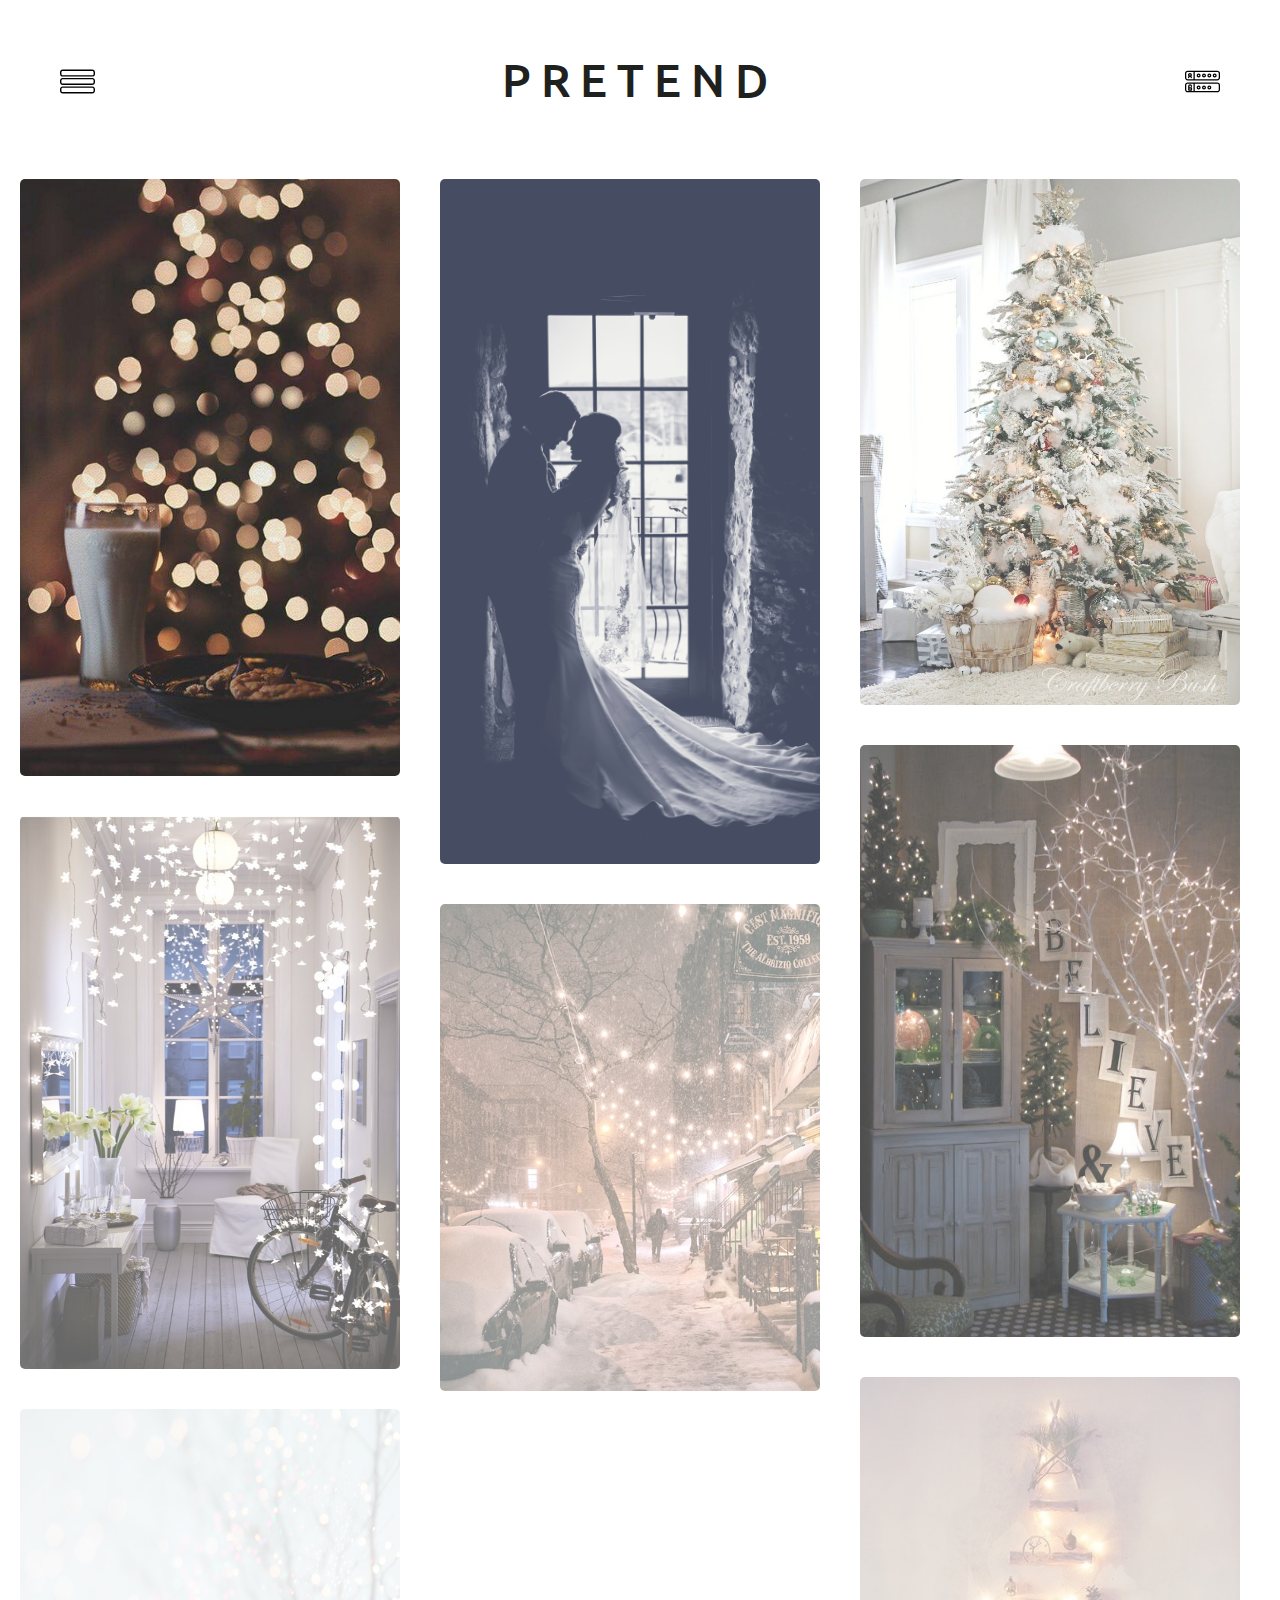
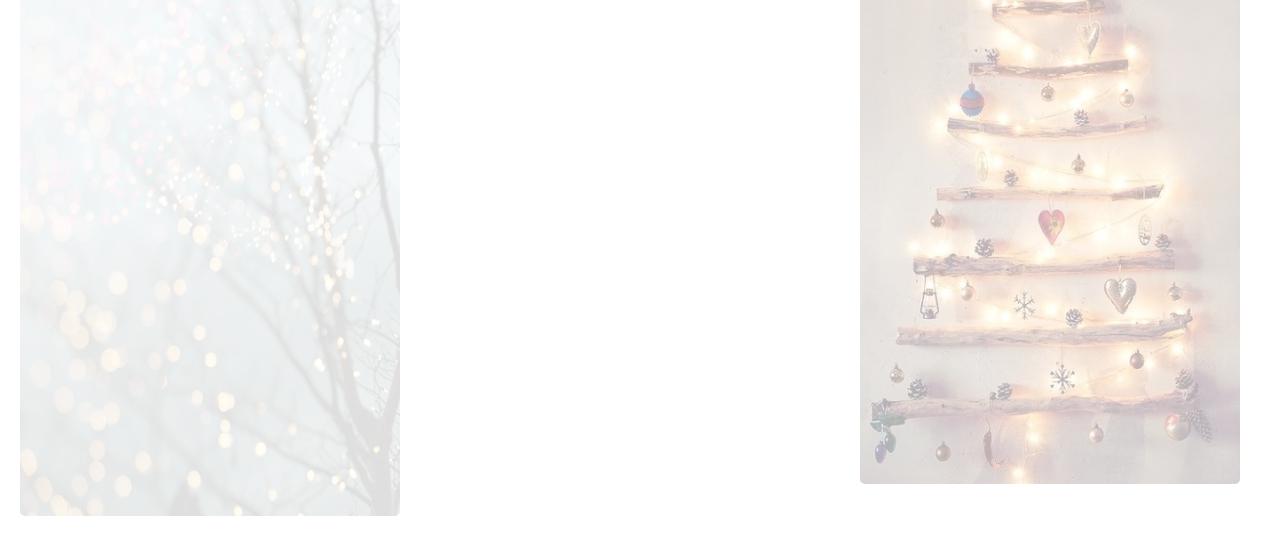
<file: index.html>
<!DOCTYPE html>
<html lang="en">
<head>
  <meta charset="UTF-8">
  <meta name="viewport" content="width=device-width, initial-scale=1.0">
  <meta http-equiv="X-UA-Compatible" content="ie=edge">
  <title>Pretending</title>
  <link rel="stylesheet" href="style.css">
</head>
<body>

  <a href="#main-contents" class="a11y">go to main content</a>

  <header class="header-wrapper">
    <div class="header">
      <a href="index.html"><h1 class="logo">PRETEND</h1></a>

      <button  class="login-pop-btn loginPopBtn" data-rel="popup">
        <img src="./icons/login.svg" alt="login icon" title="login" class="login-icon">
      </button>

      <div id="logincontainer" class="logincontainer">
        <div  class="login-popup">
          <div class="loginphoto"></div>
          <div class="login-password">
            <form action="" class="login">
              <legend class="readable-hidden">User Login</legend>
              <div class="login-box">
                <label for="login_id">Email</label>
                <input type="email" id="login_id" required>
              </div>
              <div class="password-box">
                <label for="login_pass">Password</label>
                <input type="password" id="login_pass" required>
              </div>
              <!-- <a href="join.html">Forgot passoward?</a> -->
              <button class="login-button">Login</button>
            </form>
            <p>Still not a member? <button class="joinPopBtn">Join us!</button></p>

          </div>
          <button class="login-close"><img src="./icons/delete-button.svg" alt="Close button"></button>
        </div>
      </div>

      <div id="joincontainer" class="joincontainer">
        <div  class="join-popup">
          <div class="joinphoto"></div>
          <div class="join-password">
            <form action="" class="join">
              <legend class="readable-hidden">Join us!</legend>
              <fieldset class="join-essential">
                <div class="join-box">
                  <label for="join_id">Email</label>
                  <input type="email" id="join_id" required>
                </div>
                <div class="password-box">
                  <label for="join_pass">Password</label>
                  <input type="password" id="join_pass" required>
                </div>
                <div class="password-confirm">
                  <label for="join_pass_con">Password Confirm</label>
                  <input type="password" id="join_pass_con" required>
                </div>
              </fieldset>
              <fieldset class="join-optional">
                <legend class="readable-hidden">Optional Input</legend>
                <div class="input-group">
                  <p><span>Optional</span></p>
                  <div class="input-gender">
                    <div class="male">
                      <input type="radio" name="gender" value="male" id="male">
                      <label for="male">Male</label>
                    </div>
                    <div class="female">
                      <input type="radio" name="gender" value="female" id="female">
                      <label for="female">Female</label>
                    </div>
                  </div>
                  <div class="input-year">
                    <div class="birth-year">
                      <select name="year" id="year" onchange="call()">
                        <option value="">Birth Year</option>
                      </select>
                    </div>
                  </div>
                </div>
              </fieldset>
              <button class="join-button">Join</button>
            </form>
            <p>Already a member? <button class="joinLoginBtn">Login</button></p>
          </div>
          <button class="join-close"><img src="./icons/delete-button.svg" alt="Close button"></button>
        </div>
      </div>

      <button id="navMenu" class="menu-button">
        <img src="./icons/interface.svg" alt="Menu icon" title="menu" class="menu-icon">
      </button>
    </div>

    <nav class="navigation">
      <h2 class="readable-hidden">menu</h2>
      <ul>
        <h3 class="readable-hidden">User's information</h3>
        <li><img src="./icons/user.svg" alt="avatar" class= "login-hidden avatar-icon"></li>
        <li><p class= "login-hidden userId">user's id: <span>pretending@sample.com</span></p></li>
      </ul>
      <ul>
        <li><a href="#">My Stories</a></li>
        <li><a href="#">Favorites</a></li>
        <li><a href="#">Near by Stories</a></li>
        <li><form class="search" action="search">
          <img src="./icons/tool.svg" alt="searchicon" class="search-icon">
          <input type="search">
          <button class="search-button"><a href="./search.html">search</a></button>
        </form></li>
      </ul>

      <button class="login-hidden">Setting</button>
      <button class="login-hidden menuLoginBtn">Login</button>
      <button class="loggedin-hidden menuJoinBtn">Join</button>

      <button class="close-nav"><img src="./icons/delete-button.svg" alt="Close button" class="close-icon"></button>
    </nav>

  </header>

  <main id="main-content" class="main-content">

    <div id="photo_add_content" class="main-content">

      <div id="container" class="container">
        <article class="card-tile">
          <div class="list-box">
            <li><a href="">
              <time class="card-date" datetime="2016.12.24">2016.12.24</time>
              <p class="card-short-content login-hidden">Lorem ipsu aliquid laboriosam accusantium, Lorem ipsum dolor sit amet, consectetur adipisicing elit. Vero quos repellat quisquam esse debitis repudiandae iste nisi sapiente minima architecto!Lorem ipsum dolor sit amet, consectetur adipisicing elit. In deserunt nihil dolore reprehenderit quibusdam ratione enim ipsa placeat doloremque eaque. ad neque ut eos porro repellat quia minus rem eligendi explicabo. Neque veritatis impedit excepturi adipisci aspernatur omnis enim minus praesentium.</p>
              <p class="card-hashtag">#Christmas Eve #Wating for Santa #Milk n Cookies</p>
              <section class="card-icons">
                <div><img src="./icons/placeholder-white.png" alt="card-location" class="card-location"><span>5km</span></div>
                <div><img src="./icons/heart-white.png" alt="card-likes" class="card-likes"><span>12</span></div>
                <div><img src="./icons/chat-white.png" alt="card-replies" class="card-replies"><span>1</span></div>
              </section>
              </a>
            </li>
          </div>
        </article>

        <article class="card-tile sam2">
          <div class="list-box">
            <li><a href="">
              <time class="card-date" datetime="2016.12.31">2016.12.31</time>
              <p class="card-short-content login-hidden">Lorem ipsum dolor sit amet, c enim deleniti nemo porro s Lorem ipsum dolor sit amet, consectetur adipisicing elit. Esse, suscipit!ed ipsum optio recusandae corporis, accusantium, facilis eaque quaerat illum cupiditate earum? Eius, veniam voluptas perspiciatis nisi, optio, voluptatum atque saepe officia ipsa impedit vitae quidem. Quis quidem sapiente cum tenetur accusamus labore rerum enim, sint facere sunt, possimus molestias quasi veritatis, a pariatur aliquid suscipit? Voluptates sit iste aspernatur modi molestias eaque porro ducimus eius temporibus deserunt vero praesentium, voluptatibus error est velit voluptate nihil illo vitae repudiandae.</p>
              <p class="card-hashtag">#Happy Anniversary to YOU #Winter Wedding</p>
                <section class="card-icons">
                  <div><img src="./icons/placeholder-white.png" alt="card-location" class="card-location"><span>5km</span></div>
                  <div><img src="./icons/heart-white.png" alt="card-likes" class="card-likes"><span>12</span></div>
                  <div><img src="./icons/chat-white.png" alt="card-replies" class="card-replies"><span>1</span></div>
                </section>
              </a>
            </li>
          </div>
        </article>

        <article class="card-tile sam3">
          <div class="list-box">
            <li><a href="">
              <time class="card-date" datetime="2016.12.02">2016.12.02</time>
              <p class="card-short-content login-hidden">Lorem ipsum dolor sit amet, consectetur adipisicing elit. Consequuntur hic quo commodi omnis repudiandae aperiam fugiat, delectus accusantium, ut illum, veritatis excepturi aspernatur! Illo tempora nulla iure expedita magnam omnis nam eveniet assumenda, officiis aliquid laboriosam accusantium, ad neque ut eos porro repellat quia minus rem eligendi explicabo. Neque veritatis impedit excepturi adipisci aspernatur omnis enim minus praesentium.</p>
              <p class="card-hashtag">#December #Last Month</p>
              <section class="card-icons">
                <div><img src="./icons/placeholder-white.png" alt="card-location" class="card-location"><span>5km</span></div>
                <div><img src="./icons/heart-white.png" alt="card-likes" class="card-likes"><span>12</span></div>
                <div><img src="./icons/chat-white.png" alt="card-replies" class="card-replies"><span>1</span></div>
              </section>
              </a>
            </li>
          </div>
        </article>

        <article class="card-tile sam4">
          <div class="list-box">
            <li><a href="">
              <time class="card-date" datetime="2016.11.31">2016.11.31</time>
              <p class="card-short-content login-hidden">Lorem ipsum nde nulla, Lorem ipsum dolor sit amet, consectetur adipisicing elit. Nostrum et itaque non eum culpa reiciendis excepturi, magnam id praesentium ex! commodi omnis repudiandae aperiam fugiat, delectus accusantium, ut illum, veritatis excepturi aspernatur! Illo tempora nulla iure expedita magnam omnis nam eveniet assumenda, officiis aliquid laboriosam accusantium, ad neque ut eos porro repellat quia minus rem eligendi explicabo. Neque veritatis impedit excepturi adipisci aspernatur omnis enim minus praesentium.</p>
              <p class="card-hashtag">#Light Decoration #Indoor</p>
              <section class="card-icons">
                <div><img src="./icons/placeholder-white.png" alt="card-location" class="card-location"><span>5km</span></div>
                <div><img src="./icons/heart-white.png" alt="card-likes" class="card-likes"><span>12</span></div>
                <div><img src="./icons/chat-white.png" alt="card-replies" class="card-replies"><span>1</span></div>
              </section>
              </a>
            </li>
          </div>
        </article>

        <article class="card-tile sam5">
          <div class="list-box">
            <li><a href="">
              <time class="card-date" datetime="2016.12.01">2016.12.01</time>
              <p class="card-short-content login-hidden">Lorem ipsum nde nulla, commodi omnis repudiandae aperiam Lorem ipsum dolor sit amet, consectetur adipisicing elit. Possimus, sit. fugiat, delectus accusantium, ut illum, veritatis excepturi aspernatur! Illo tempora nulla iure expedita magnam omnis nam eveniet assumenda, officiis aliquid laboriosam accusantium, ad neque ut eos porro repellat quia minus rem eligendi explicabo. Neque veritatis impedit excepturi adipisci aspernatur omnis enim minus praesentium.</p>
              <p class="card-hashtag">#Light Decoration #Indoor Decoration</p>
              <section class="card-icons">
                <div><img src="./icons/placeholder-white.png" alt="card-location" class="card-location"><span>5km</span></div>
                <div><img src="./icons/heart-white.png" alt="card-likes" class="card-likes"><span>12</span></div>
                <div><img src="./icons/chat-white.png" alt="card-replies" class="card-replies"><span>1</span></div>
              </section>
              </a>
            </li>
          </div>
        </article>

        <article class="card-tile sam6">
          <div class="list-box">
            <li><a href="">
              <time class="card-date" datetime="2016.12.25">2016.12.25</time>
              <p class="card-short-content login-hidden">Lorem ipsum nde nulla, Lorem ipsum dolor sit ctus accusantium, ut illum, veritatis excepturi aspernatur! Illo tempora nulla iure expedita magnam omnis nam eveniet assumenda, officiis aliquid laboriosam accusantium, ad neque ut eos porro repellat quia minus rem eligendi explicabo. Neque veritatis impedit excepturi adipisci aspernatur omnis enim minus praesentium.</p>
              <p class="card-hashtag">#Snowing Street #Snow #Winter Street</p>
              <section class="card-icons">
                <div><img src="./icons/placeholder-white.png" alt="card-location" class="card-location"><span>5km</span></div>
                <div><img src="./icons/heart-white.png" alt="card-likes" class="card-likes"><span>12</span></div>
                <div><img src="./icons/chat-white.png" alt="card-replies" class="card-replies"><span>1</span></div>
              </section>
              </a>
            </li>
          </div>
        </article>

        <article class="card-tile sam7">
          <div class="list-box">
            <li><a href="">
              <time class="card-date" datetime="2016.12.25">2016.12.25</time>
              <p class="card-short-content login-hidden">Lorem ipsum Lorem ipsum dolor sit amet, consectetur Lorem ipsum dolor sit amet, consectetur adipisicing elit. Earum, reiciendis.adipisicing elit. Excepturi, vel. Lorem ipsum dolor sit amet, consectetur adipisicing elit. Accusamus aut voluptatibus, quas repudiandae in necessitatibus cum, nesciunt blanditiis fuga error.dolor sit amet, Lorem ipsum dolor sit amet, consectetur adipisicing elit. Vel, necessitatibus! consectetur adipisicing elit. Nulla, omnis. Lorem ipsum dolor sit amet, consectetur adipisicing elit. Labore, deserunt!Lorem ipsum dolor sit amet, consectetur adipisicing elit. Quisquam veniam similique, sequi ea omnis debitis alias libero. Doloribus, at, quasi.</p>
              <p class="card-hashtag">#Christmas #Home-party #Happiness</p>
              <section class="card-icons">
                <div><img src="./icons/placeholder-white.png" alt="card-location" class="card-location"><span>5km</span></div>
                <div><img src="./icons/heart-white.png" alt="card-likes" class="card-likes"><span>12</span></div>
                <div><img src="./icons/chat-white.png" alt="card-replies" class="card-replies"><span>1</span></div>
              </section>
              </a>
            </li>
          </div>
        </article>

        <article class="card-tile sam8">
          <div class="list-box">
            <li><a href="">
              <time class="card-date" datetime="2016.12.07">2016.12.07</time>
              <p class="card-short-content login-hidden">Lorem ipsum Lorem ipsum dolor sit amet, consectetur Lorem ipsum dolor sit amet, consectetur adipisicing elit. Earum, reiciendis.adipisicing elit. Excepturi, vel. Lorem ipsum dolor sit amet, consectetur adipisicing elit. Accusamus aut voluptatibus, quas repudiandae in necessitatibus cum, nesciunt blanditiis fuga error.dolor sit amet, Lorem ipsum dolor sit amet, consectetur adipisicing elit. Vel, necessitatibus! consectetur adipisicing elit. Nulla, omnis. Lorem ipsum dolor sit amet, consectetur adipisicing elit. Labore, deserunt!Lorem ipsum dolor sit amet, consectetur adipisicing elit. Quisquam veniam similique, sequi ea omnis debitis alias libero. Doloribus, at, quasi.</p>
              <p class="card-hashtag">#Christmas Tree Light Decorations</p>
              <section class="card-icons">
                <div><img src="./icons/placeholder-white.png" alt="card-location" class="card-location"><span>5km</span></div>
                <div><img src="./icons/heart-white.png" alt="card-likes" class="card-likes"><span>12</span></div>
                <div><img src="./icons/chat-white.png" alt="card-replies" class="card-replies"><span>1</span></div>
              </section>
              </a>
            </li>
          </div>
        </article>

        <article class="card-tile sam9">
          <div class="list-box">
            <li><a href="">
              <time class="card-date" datetime="2016.12.10">2016.12.10</time>
              <p class="card-short-content login-hidden">Lorem ipsum Lorem ipsum dolor sit amet, consec consectetur adipisicing elit. Accusamus aut voluptatibus, quas repudiandae in necessitatibus cum, nesciunt blanditiis fuga error.dolor sit amet, Lorem ipsum dolor sit amet, consectetur adipisicing elit. Vel, necessitatibus! consectetur adipisicing elit. Nulla, omnis. Lorem ipsum dolor sit amet, consectetur adipisicing elit. Labore, deserunt!Lorem ipsum dolor sit amet, consectetur adipisicing elit. Quisquam veniam similique, sequi ea omnis debitis alias libero. Doloribus, at, quasi.</p>
              <p class="card-hashtag">#Helping Decorations #Lights</p>
              <section class="card-icons">
                <div><img src="./icons/placeholder-white.png" alt="card-location" class="card-location"><span>5km</span></div>
                <div><img src="./icons/heart-white.png" alt="card-likes" class="card-likes"><span>12</span></div>
                <div><img src="./icons/chat-white.png" alt="card-replies" class="card-replies"><span>1</span></div>
              </section>
              </a>
            </li>
          </div>
        </article>

      </div>
    </div>
  </main>


  <script src="https://code.jquery.com/jquery-1.12.4.min.js"
    integrity="sha256-ZosEbRLbNQzLpnKIkEdrPv7lOy9C27hHQ+Xp8a4MxAQ="
    crossorigin="anonymous"></script>
  <script src="core.js" charset="utf-8"></script>
  <script src="jquery.easing.min.js" charset="utf-8"></script>
  <script src="jquery.vgrid.min.js" charset="utf-8"></script>
  <script type="text/javascript">
    $(document).ready(function(){
          console.log($(".container"));
          var vg = $(".container").vgrid({
            easing: "easeOutQuint",
            useLoadImageEvent: true,
            time: 1000,
            delay: 20,
            fadeIn: {
              time: 1000,
              delay: 100,
              wait: 1000
            }
          });

          $(window).load(function(e){
            vg.vgrefresh();
          });
        });

        $('.menu-button').on('click', function(){
          console.log('on');
          $(".navigation").addClass("navigation-active");
        });
        $('.menu-button').on('focus', function(){
          console.log('on');
          $(".navigation").addClass("navigation-active");
        });
        $('.close-nav').on('click', function(){
          console.log('off');
          $(".navigation").removeClass("navigation-active");
        });

        // scroll

      $(document).ready(function() {
        var cnt = 0;
        $(window).scroll(function() {
          // var scrollH = $("body").scrollTop();
          // var windowH = $(window).height();
          // var documentH = $(document).height();

          var scrollH = $(window).scrollTop() + $(window).height();
          var documentH = $(document).height();

          // if(scrollH >= documentH - windowH - 100) {
          if(scrollH >= documentH - 200) {
            console.log("test");
              for(var i = 0; i < 1; i++) {
              $('.container').append(
                '<article class="card-tile">'
               + '<div class="list-box">'
               + '<li><a href="">'
               + '<time class="card-date" datetime="2016.12.24">2016.12.24</time>'
               + '<p class="card-short-content login-hidden">Lorem ipsu aliquid laboriosam accusantium, Lorem ipsum dolor sit amet, consectetur adipisicing elit. Vero quos repellat quisquam esse debitis repudiandae iste nisi sapiente minima architecto!Lorem ipsum dolor sit amet, consectetur adipisicing elit. In deserunt nihil dolore reprehenderit quibusdam ratione enim ipsa placeat doloremque eaque. ad neque ut eos porro repellat quia minus rem eligendi explicabo. Neque veritatis impedit excepturi adipisci aspernatur omnis enim minus praesentium.</p>'
               + '<p class="card-hashtag">#Christmas Eve #Wating for Santa #Milk n Cookies</p>'
               + '<section class="card-icons">'
               + '<div><img src="./icons/placeholder-white.png" alt="card-location" class="card-location"><span>5km</span></div>'
               + '<div><img src="./icons/heart-white.png" alt="card-likes" class="card-likes"><span>12</span></div>'
               + '<div><img src="./icons/chat-white.png" alt="card-replies" class="card-replies"><span>1</span></div>'
               + '</section>'
               + '</a>'
               + '</li>'
               + '</div>'
               + '</article>'

               + '<article class="card-tile sam2">'
               + '<div class="list-box">'
               + '<li><a href="">'
               + '<time class="card-date" datetime="2016.12.31">2016.12.31</time>'
               + '<p class="card-short-content login-hidden">Lorem ipsum dolor sit amet, c enim deleniti nemo porro s Lorem ipsum dolor sit amet, consectetur adipisicing elit. Esse, suscipit!ed ipsum optio recusandae corporis, accusantium, facilis eaque quaerat illum cupiditate earum? Eius, veniam voluptas perspiciatis nisi, optio, voluptatum atque saepe officia ipsa impedit vitae quidem. Quis quidem sapiente cum tenetur accusamus labore rerum enim, sint facere sunt, possimus molestias quasi veritatis, a pariatur aliquid suscipit? Voluptates sit iste aspernatur modi molestias eaque porro ducimus eius temporibus deserunt vero praesentium, voluptatibus error est velit voluptate nihil illo vitae repudiandae.</p>'
               + '<p class="card-hashtag">#Happy Anniversary to YOU #Winter Wedding</p>'
               + '<section class="card-icons">'
               + '<div><img src="./icons/placeholder-white.png" alt="card-location" class="card-location"><span>5km</span></div>'
               + '<div><img src="./icons/heart-white.png" alt="card-likes" class="card-likes"><span>12</span></div>'
               + '<div><img src="./icons/chat-white.png" alt="card-replies" class="card-replies"><span>1</span></div>'
               + '</section>'
               + '</a>'
               + '</li>'
               + '</div>'
               + '</article>'

               + '<article class="card-tile sam3">'
               + '<div class="list-box">'
               + '<li><a href="">'
               + '<time class="card-date" datetime="2016.12.02">2016.12.02</time>'
               + '<p class="card-short-content login-hidden">Lorem ipsum dolor sit amet, consectetur adipisicing elit. Consequuntur hic quo commodi omnis repudiandae aperiam fugiat, delectus accusantium, ut illum, veritatis excepturi aspernatur! Illo tempora nulla iure expedita magnam omnis nam eveniet assumenda, officiis aliquid laboriosam accusantium, ad neque ut eos porro repellat quia minus rem eligendi explicabo. Neque veritatis impedit excepturi adipisci aspernatur omnis enim minus praesentium.</p>'
               + '<p class="card-hashtag">#December #Last Month</p>'
               + '<section class="card-icons">'
               + '<div><img src="./icons/placeholder-white.png" alt="card-location" class="card-location"><span>5km</span></div>'
               + '<div><img src="./icons/heart-white.png" alt="card-likes" class="card-likes"><span>12</span></div>'
               + '<div><img src="./icons/chat-white.png" alt="card-replies" class="card-replies"><span>1</span></div>'
               + '</section>'
               + '</a>'
               + '</li>'
               + '</div>'
               + '</article>'

               + '<article class="card-tile sam4">'
               + '<div class="list-box">'
               + '<li><a href="">'
               + '<time class="card-date" datetime="2016.11.31">2016.11.31</time>'
               + '<p class="card-short-content login-hidden">Lorem ipsum nde nulla, Lorem ipsum dolor sit amet, consectetur adipisicing elit. Nostrum et itaque non eum culpa reiciendis excepturi, magnam id praesentium ex! commodi omnis repudiandae aperiam fugiat, delectus accusantium, ut illum, veritatis excepturi aspernatur! Illo tempora nulla iure expedita magnam omnis nam eveniet assumenda, officiis aliquid laboriosam accusantium, ad neque ut eos porro repellat quia minus rem eligendi explicabo. Neque veritatis impedit excepturi adipisci aspernatur omnis enim minus praesentium.</p>'
               + '<p class="card-hashtag">#Light Decoration #Indoor</p>'
               + '<section class="card-icons">'
               + '<div><img src="./icons/placeholder-white.png" alt="card-location" class="card-location"><span>5km</span></div>'
               + '<div><img src="./icons/heart-white.png" alt="card-likes" class="card-likes"><span>12</span></div>'
               + '<div><img src="./icons/chat-white.png" alt="card-replies" class="card-replies"><span>1</span></div>'
               + '</section>'
               + '</a>'
               + '</li>'
               + '</div>'
               + '</article>'

               + '<article class="card-tile sam5">'
               + '<div class="list-box">'
               + '<li><a href="">'
               + '<time class="card-date" datetime="2016.12.01">2016.12.01</time>'
               + '<p class="card-short-content login-hidden">Lorem ipsum nde nulla, commodi omnis repudiandae aperiam Lorem ipsum dolor sit amet, consectetur adipisicing elit. Possimus, sit. fugiat, delectus accusantium, ut illum, veritatis excepturi aspernatur! Illo tempora nulla iure expedita magnam omnis nam eveniet assumenda, officiis aliquid laboriosam accusantium, ad neque ut eos porro repellat quia minus rem eligendi explicabo. Neque veritatis impedit excepturi adipisci aspernatur omnis enim minus praesentium.</p>'
               + '<p class="card-hashtag">#Light Decoration #Indoor Decoration</p>'
               + '<section class="card-icons">'
               + '<div><img src="./icons/placeholder-white.png" alt="card-location" class="card-location"><span>5km</span></div>'
               + '<div><img src="./icons/heart-white.png" alt="card-likes" class="card-likes"><span>12</span></div>'
               + '<div><img src="./icons/chat-white.png" alt="card-replies" class="card-replies"><span>1</span></div>'
               + '</section>'
               + '</a>'
               + '</li>'
               + '</div>'
               + '</article>'

               + '<article class="card-tile sam6">'
               + '<div class="list-box">'
               + '<li><a href="">'
               + '<time class="card-date" datetime="2016.12.25">2016.12.25</time>'
               + '<p class="card-short-content login-hidden">Lorem ipsum nde nulla, Lorem ipsum dolor sit ctus accusantium, ut illum, veritatis excepturi aspernatur! Illo tempora nulla iure expedita magnam omnis nam eveniet assumenda, officiis aliquid laboriosam accusantium, ad neque ut eos porro repellat quia minus rem eligendi explicabo. Neque veritatis impedit excepturi adipisci aspernatur omnis enim minus praesentium.</p>'
               + '<p class="card-hashtag">#Snowing Street #Snow #Winter Street</p>'
               + '<section class="card-icons">'
               + '<div><img src="./icons/placeholder-white.png" alt="card-location" class="card-location"><span>5km</span></div>'
               + '<div><img src="./icons/heart-white.png" alt="card-likes" class="card-likes"><span>12</span></div>'
               + '<div><img src="./icons/chat-white.png" alt="card-replies" class="card-replies"><span>1</span></div>'
               + '</section>'
               + '</a>'
               + '</li>'
               + '</div>'
               + '</article>'

               + '<article class="card-tile sam7">'
               + '<div class="list-box">'
               + '<li><a href="">'
               + '<time class="card-date" datetime="2016.12.25">2016.12.25</time>'
               + '<p class="card-short-content login-hidden">Lorem ipsum Lorem ipsum dolor sit amet, consectetur Lorem ipsum dolor sit amet, consectetur adipisicing elit. Earum, reiciendis.adipisicing elit. Excepturi, vel. Lorem ipsum dolor sit amet, consectetur adipisicing elit. Accusamus aut voluptatibus, quas repudiandae in necessitatibus cum, nesciunt blanditiis fuga error.dolor sit amet, Lorem ipsum dolor sit amet, consectetur adipisicing elit. Vel, necessitatibus! consectetur adipisicing elit. Nulla, omnis. Lorem ipsum dolor sit amet, consectetur adipisicing elit. Labore, deserunt!Lorem ipsum dolor sit amet, consectetur adipisicing elit. Quisquam veniam similique, sequi ea omnis debitis alias libero. Doloribus, at, quasi.</p>'
               + '<p class="card-hashtag">#Christmas #Home-party #Happiness</p>'
               + '<section class="card-icons">'
               + '<div><img src="./icons/placeholder-white.png" alt="card-location" class="card-location"><span>5km</span></div>'
               + '<div><img src="./icons/heart-white.png" alt="card-likes" class="card-likes"><span>12</span></div>'
               + '<div><img src="./icons/chat-white.png" alt="card-replies" class="card-replies"><span>1</span></div>'
               + '</section>'
               + '</a>'
               + '</li>'
               + '</div>'
               + '</article>'

               + '<article class="card-tile sam8">'
               + '<div class="list-box">'
               + '<li><a href="">'
               + '<time class="card-date" datetime="2016.12.07">2016.12.07</time>'
               + '<p class="card-short-content login-hidden">Lorem ipsum Lorem ipsum dolor sit amet, consectetur Lorem ipsum dolor sit amet, consectetur adipisicing elit. Earum, reiciendis.adipisicing elit. Excepturi, vel. Lorem ipsum dolor sit amet, consectetur adipisicing elit. Accusamus aut voluptatibus, quas repudiandae in necessitatibus cum, nesciunt blanditiis fuga error.dolor sit amet, Lorem ipsum dolor sit amet, consectetur adipisicing elit. Vel, necessitatibus! consectetur adipisicing elit. Nulla, omnis. Lorem ipsum dolor sit amet, consectetur adipisicing elit. Labore, deserunt!Lorem ipsum dolor sit amet, consectetur adipisicing elit. Quisquam veniam similique, sequi ea omnis debitis alias libero. Doloribus, at, quasi.</p>'
               + '<p class="card-hashtag">#Christmas Tree Light Decorations</p>'
               + '<section class="card-icons">'
               + '<div><img src="./icons/placeholder-white.png" alt="card-location" class="card-location"><span>5km</span></div>'
               + '<div><img src="./icons/heart-white.png" alt="card-likes" class="card-likes"><span>12</span></div>'
               + '<div><img src="./icons/chat-white.png" alt="card-replies" class="card-replies"><span>1</span></div>'
               + '</section>'
               + '</a>'
               + '</li>'
               + '</div>'
               + '</article>'

               + '<article class="card-tile sam9">'
               + '<div class="list-box">'
               + '<li><a href="">'
               + '<time class="card-date" datetime="2016.12.10">2016.12.10</time>'
               + '<p class="card-short-content login-hidden">Lorem ipsum Lorem ipsum dolor sit amet, consec consectetur adipisicing elit. Accusamus aut voluptatibus, quas repudiandae in necessitatibus cum, nesciunt blanditiis fuga error.dolor sit amet, Lorem ipsum dolor sit amet, consectetur adipisicing elit. Vel, necessitatibus! consectetur adipisicing elit. Nulla, omnis. Lorem ipsum dolor sit amet, consectetur adipisicing elit. Labore, deserunt!Lorem ipsum dolor sit amet, consectetur adipisicing elit. Quisquam veniam similique, sequi ea omnis debitis alias libero. Doloribus, at, quasi.</p>'
               + '<p class="card-hashtag">#Helping Decorations #Lights</p>'
               + '<section class="card-icons">' + '<div><img src="./icons/placeholder-white.png" alt="card-location" class="card-location"><span>5km</span></div>'
               + '<div><img src="./icons/heart-white.png" alt="card-likes" class="card-likes"><span>12</span></div>'
               + '<div><img src="./icons/chat-white.png" alt="card-replies" class="card-replies"><span>1</span></div>'
               + '</section>'
               + '</a>'
               + '</li>'
               + '</div>'
               + '</article>'
             );

            }
            var vg = $(".container").vgrid({
              easing: "easeOutQuint",
              useLoadImageEvent: true,
              time: 1000,
              fadeIn: {
                time: 1000
              }
            });

            $(window).load(function(e){
              vg.vgrefresh();
            });
          }


        });
      });

  </script>
</body>
</html>
</file>
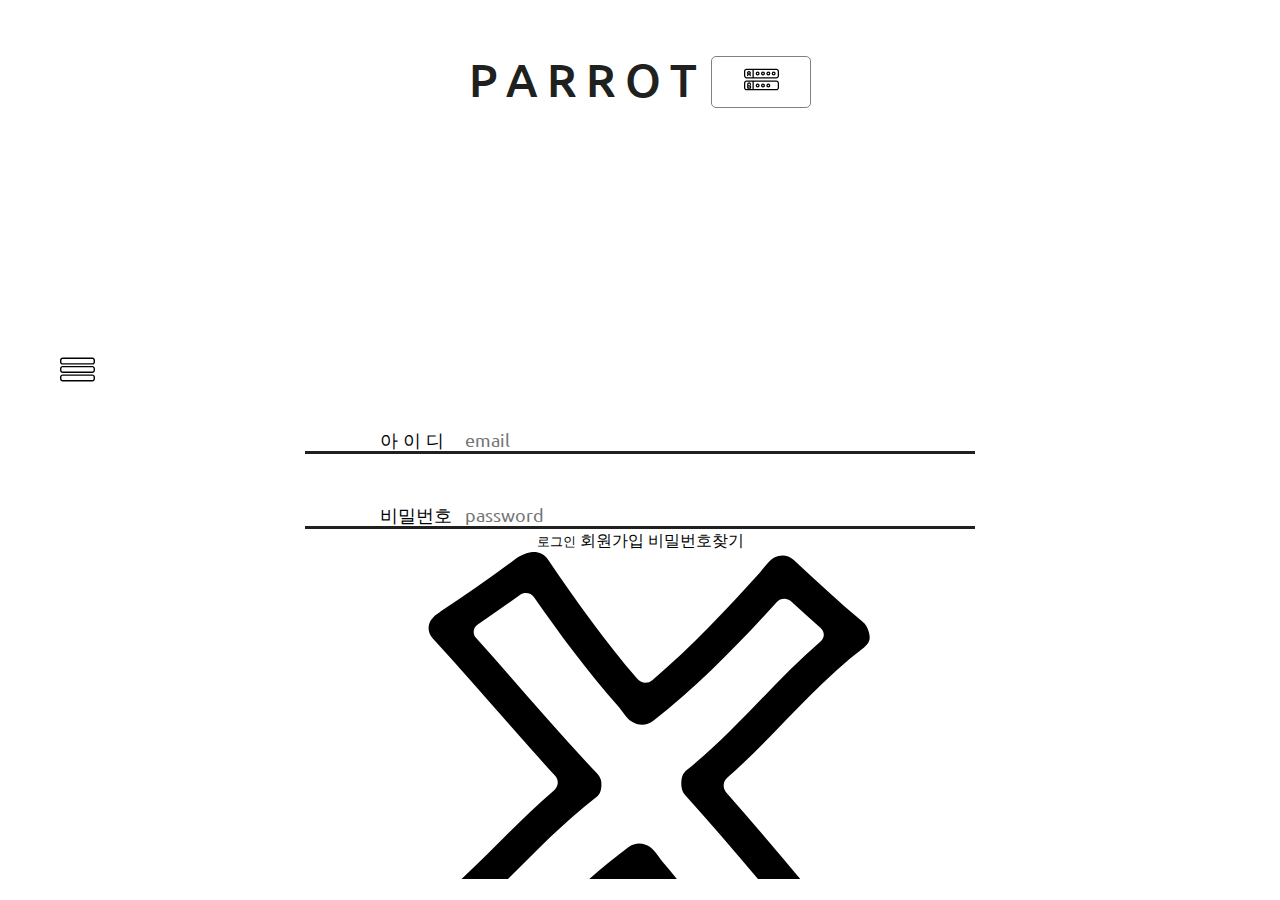
<file: header.html>
<!DOCTYPE html>
<html lang="en">
<head>
  <meta charset="UTF-8">
  <meta name="viewport" content="width=device-width, initial-scale=1.0">
  <meta http-equiv="X-UA-Compatible" content="ie=edge">
  <title>Anonymous SNS - PARROT</title>
  <link rel="stylesheet" href="style.css">
</head>
<body>


    <a href="#main-contents" class="a11y">본문바로가기</a>

    <header class="header-wrapper">
      <div class="header">
        <a href="home.html"><h1 class="logo">PARROT</h1></a>

        <button  class="login-button" id="loginBtn" data-rel="popup">
          <img src="./icons/login.svg" alt="로그인아이콘" title="login" class="login-icon">
        </button>

        <fieldset id="loginPopup" class="login-popup">
          <legend class="readable-hidden">회원 로그인</legend>
          <form action="" class="login">
            <div class="login-box">
              <label for="login_id">아이디</label>
              <input type="email" id="login_id" required placeholder="email" class="id">
            </div>
            <div class="password-box">
              <label for="login_pass">비밀번호</label>
              <input type="password" id="login_pass" required placeholder="password">
            </div>
            <button>로그인</button>
            <a href="join.html">회원가입</a>
            <a href="join.html">비밀번호찾기</a>
          </form>
          <a href="" class="close"><img src="./icons/shape.svg" alt="닫기버튼"></a>
        </fieldset>

        <button id="navMenu" class="menu-button">
          <img src="./icons/interface.svg" alt="매뉴아이콘" title="menu" class="menu-icon">
        </button>
      </div>

      <nav class="navigation">
        <h2 class="readable-hidden">메뉴</h2>
        <ul>
          <h3 class="readable-hidden">사용자정보</h3>
          <li><img src="./icons/user.svg" alt="아바타" class= "login-hidden avatar-icon"></li>
          <li><p class= "login-hidden">user's id</p></li>
        </ul>
        <ul>
          <li><a href="view.html">내가쓴글</a></li>
          <li><a href="view.html">좋아요누른글</a></li>
          <li><a href="view.html">가까운글</a></li>
          <li><form action="search">
            <img src="./icons/tool.svg" alt="searchicon" class="search-icon"><input type="search">
            <button type="button" name="button">search</button>
          </form></li>
        </ul>
        <ul>
          <li><a href="" class= "login-hidden">사용자 정보 수정</a></li>
          <li><a class= "login-hidden">로그아웃</a></li>
          <li><a href="./join.html" class="loggedin-hidden">회원가입</a></li>
        </ul>

        <button class="close-nav"><img src="./icons/delete-button.svg" alt="닫기버튼" class="close-icon"></button>
      </nav>

    </header>

  <script src="https://code.jquery.com/jquery-1.12.4.min.js"
    integrity="sha256-ZosEbRLbNQzLpnKIkEdrPv7lOy9C27hHQ+Xp8a4MxAQ="
    crossorigin="anonymous"></script>
  <script src="core.js" charset="utf-8"></script>
  <script src="jquery.easing.min.js" charset="utf-8"></script>
  <script src="jquery.vgrid.min.js" charset="utf-8"></script>
  <script type="text/javascript">
    $(document).ready(function(){
      console.log($(".container"));
      var vg = $(".container").vgrid({
        easing: "easeOutQuint",
        useLoadImageEvent: true,
        time: 1000,
        delay: 20,
        fadeIn: {
          time: 1000,
          delay: 100,
          wait: 1000
        }
      });

      $(window).load(function(e){
    		vg.vgrefresh();
    	});
    });

    $('.menu-button').on('click', function(){
      console.log('on');
      $(".navigation").addClass("navigation-active");
    });
    $('.close-nav').on('click', function(){
      console.log('off');
      $(".navigation").removeClass("navigation-active");
    });


  </script>
</body>
</html>
</file>
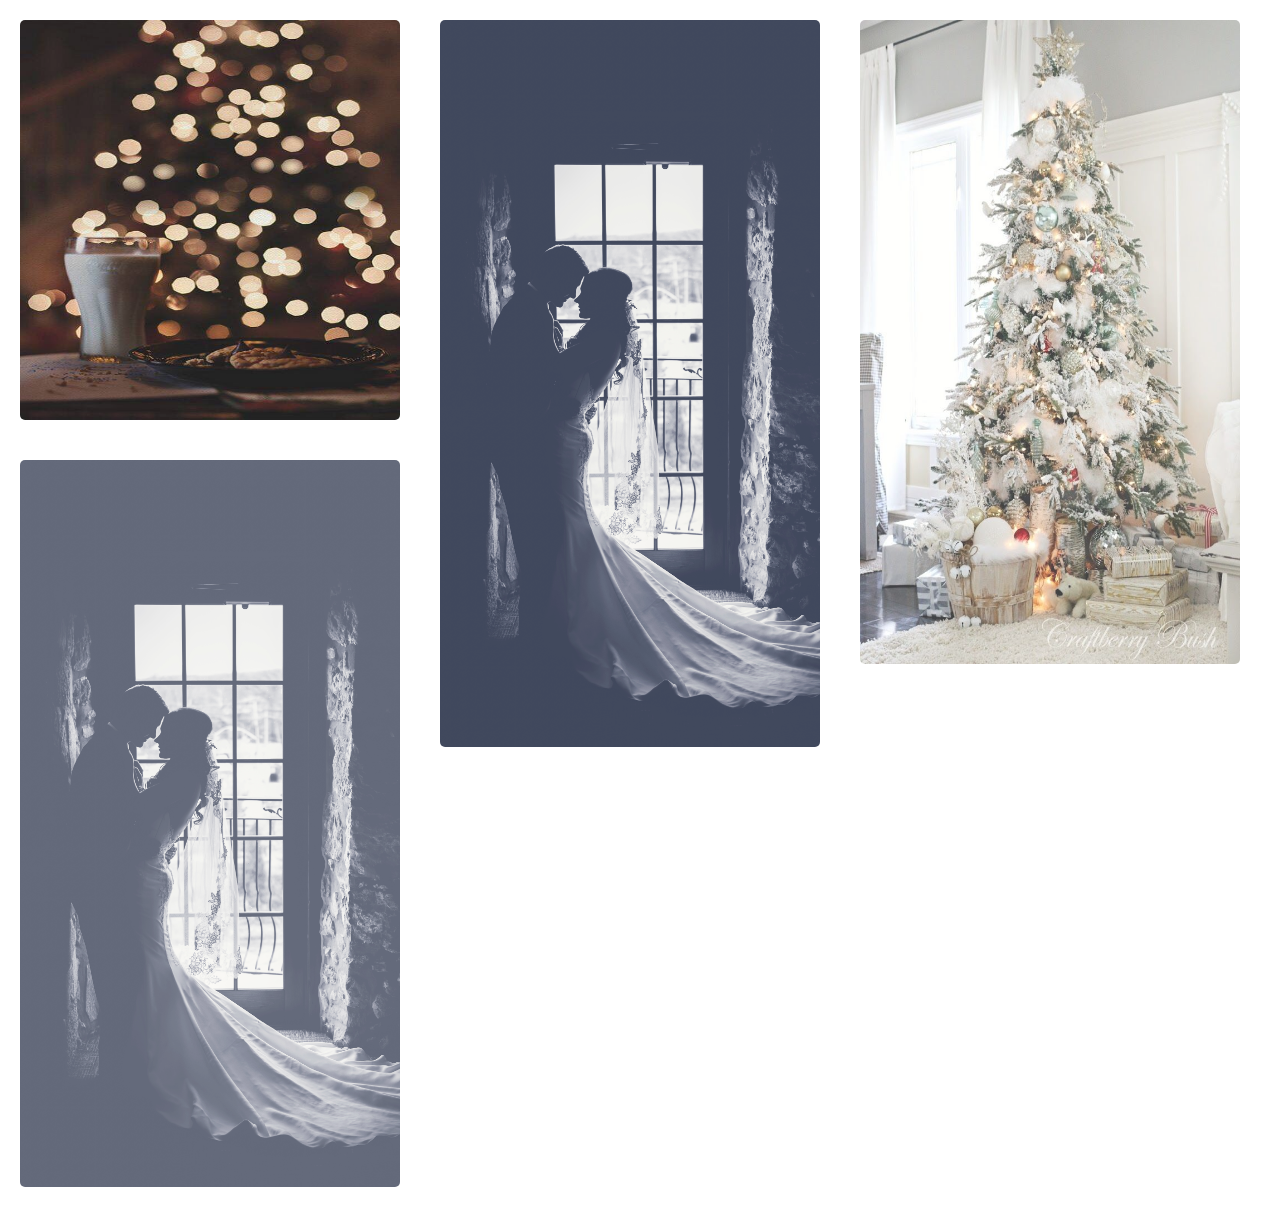
<file: home-main.html>
<!DOCTYPE html>
<html lang="en">
<head>
  <meta charset="UTF-8">
  <meta name="viewport" content="width=device-width, initial-scale=1.0">
  <meta http-equiv="X-UA-Compatible" content="ie=edge">
  <title>Anonymous SNS - PARROT</title>
  <link rel="stylesheet" href="style.css">
</head>
<body>


    <main id="main-content">

      <div id="photo_add_content" class="main-content">

        <div id="container" class="container">
          <article class="card-tile">
            <div class="list-box">
              <li><a href="">
                <time class="card-date" datetime="">2016.12.25</time>
                <p class="card-short-content login-hidden"></p>
                <p class="card-hashtag">#크리스마스 #홈파티 #Happiness</p>
                <section class="card-icons">
                  <div><img src="./icons/placeholder-white.png" alt="card-location" class="card-location"><span>5km</span></div>
                  <div><img src="./icons/heart-white.png" alt="card-likes" class="card-likes"><span>12</span></div>
                  <div><img src="./icons/chat-white.png" alt="card-replies" class="card-replies"><span>1</span></div>
                </section>
                </a>
              </li>
            </div>
          </article>

          <article class="card-tile sam2">
            <div class="list-box">
              <li><a href="">
                <time class="card-date" datetime="">2016.12.25</time>
                <p class="card-short-content login-hidden">Lorem ipsum dolor sit amet, consectetur adipisicing elit. Veritatis omnis repellat sunt aspernatur qui ea excepturi nulla eveniet, magnam voluptatum. Odit vitae commodi voluptatem quod provident quasi enim deleniti nemo porro sed ipsum optio recusandae corporis, accusantium, facilis eaque quaerat illum cupiditate earum? Eius, veniam voluptas perspiciatis nisi, optio, voluptatum atque saepe officia ipsa impedit vitae quidem. Quis quidem sapiente cum tenetur accusamus labore rerum enim, sint facere sunt, possimus molestias quasi veritatis, a pariatur aliquid suscipit? Voluptates sit iste aspernatur modi molestias eaque porro ducimus eius temporibus deserunt vero praesentium, voluptatibus error est velit voluptate nihil illo vitae repudiandae.</p>
                <p class="card-hashtag">#새해 #새해소원 #일출</p>
                  <section class="card-icons">
                    <div><img src="./icons/placeholder-white.png" alt="card-location" class="card-location"><span>5km</span></div>
                    <div><img src="./icons/heart-white.png" alt="card-likes" class="card-likes"><span>12</span></div>
                    <div><img src="./icons/chat-white.png" alt="card-replies" class="card-replies"><span>1</span></div>
                  </section>
                </a>
              </li>
            </div>
          </article>

          <article class="card-tile sam3">
            <div class="list-box">
              <li><a href="">
                <time class="card-date" datetime="">2016.12.25</time>
                <p class="card-short-content login-hidden">Lorem ipsum dolor sit amet, consectetur adipisicing elit. Consequuntur hic quo commodi omnis repudiandae aperiam fugiat, delectus accusantium, ut illum, veritatis excepturi aspernatur! Illo tempora nulla iure expedita magnam omnis nam eveniet assumenda, officiis aliquid laboriosam accusantium, ad neque ut eos porro repellat quia minus rem eligendi explicabo. Neque veritatis impedit excepturi adipisci aspernatur omnis enim minus praesentium. Consequatur, animi! Veniam, perspiciatis? Enim nostrum debitis odit mollitia maxime, consequuntur quibusdam.</p>
                <p class="card-hashtag">#크리스마스 #홈파티 #Happiness</p>
                <section class="card-icons">
                  <div><img src="./icons/placeholder-white.png" alt="card-location" class="card-location"><span>5km</span></div>
                  <div><img src="./icons/heart-white.png" alt="card-likes" class="card-likes"><span>12</span></div>
                  <div><img src="./icons/chat-white.png" alt="card-replies" class="card-replies"><span>1</span></div>
                </section>
                </a>
              </li>
            </div>
          </article>

          <article class="card-tile sam2">
            <div class="list-box">
              <li><a href="">
                <time class="card-date" datetime="">2016.12.25</time>
                <p class="card-short-content login-hidden">Lorem ipsum dolor sit amet, consectetur adipisicing elit. Veritatis omnis repellat sunt aspernatur qui ea excepturi nulla eveniet, magnam voluptatum. Odit vitae commodi voluptatem quod provident quasi enim deleniti nemo porro sed ipsum optio recusandae corporis, accusantium, facilis eaque quaerat illum cupiditate earum? Eius, veniam voluptas perspiciatis nisi, optio, voluptatum atque saepe officia ipsa impedit vitae quidem. Quis quidem sapiente cum tenetur accusamus labore rerum enim, sint facere sunt, possimus molestias quasi veritatis, a pariatur aliquid suscipit? Voluptates sit iste aspernatur modi molestias eaque porro ducimus eius temporibus deserunt vero praesentium, voluptatibus error est velit voluptate nihil illo vitae repudiandae.</p>
                <p class="card-hashtag">#새해 #새해소원 #일출</p>
                  <section class="card-icons">
                    <div><img src="./icons/placeholder-white.png" alt="card-location" class="card-location"><span>5km</span></div>
                    <div><img src="./icons/heart-white.png" alt="card-likes" class="card-likes"><span>12</span></div>
                    <div><img src="./icons/chat-white.png" alt="card-replies" class="card-replies"><span>1</span></div>
                  </section>
                </a>
              </li>
            </div>
          </article>
        </div>
      </div>
    </main>




      <script src="https://code.jquery.com/jquery-1.12.4.min.js"
        integrity="sha256-ZosEbRLbNQzLpnKIkEdrPv7lOy9C27hHQ+Xp8a4MxAQ="
        crossorigin="anonymous"></script>
    <script src="jquery.easing.min.js" charset="utf-8"></script>
    <script src="jquery.vgrid.min.js" charset="utf-8"></script>
    <script type="text/javascript">
      $(document).ready(function(){
        console.log($(".container"));
        var vg = $(".container").vgrid({
      easing: "easeOutQuint",
      useLoadImageEvent: true,
      time: 1000,
      delay: 20,
      fadeIn: {
        time: 1000,
        delay: 100,
        wait: 1000
      }
      });

      $(window).load(function(e){
      		vg.vgrefresh();
      	});
      });

    </script>
</body>
</html>
</file>
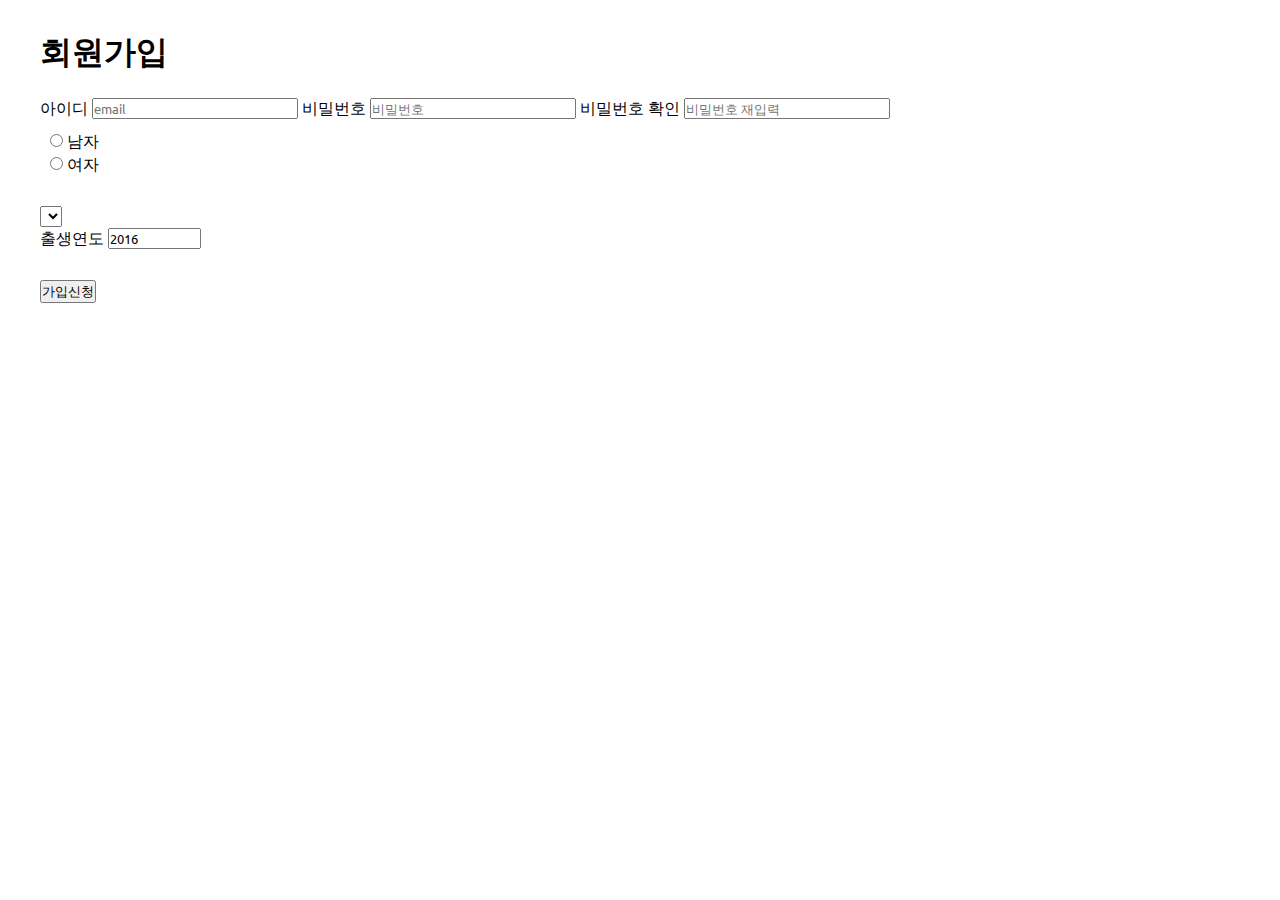
<file: join.html>
<!DOCTYPE html>
<html lang="en">
<head>
  <meta charset="UTF-8">
  <meta name="viewport" content="width=device-width, initial-scale=1.0">
  <meta http-equiv="X-UA-Compatible" content="ie=edge">
  <title>Anonymous SNS</title>
  <link rel="stylesheet" href="style.css">
</head>
<body>

  <a href="#main-contents" class="a11y">본문바로가기</a>



  <main id="main-content">

    <section class="join">
      <form action="http://www.w3schools.com/html/action_page.php" method="post" enctype="multipart/form-data">
      <!-- <form action="localhost:3030" method="get"> -->
        <fieldset class="row1 join_essential">
          <h1>회원가입</h1>
          <div class="user-info">
            <legend class="readable-hidden">필수입력사항</legend>
            <label for="join_id" >아이디</label>
            <input type="text" id="join_id" name="join_id" required placeholder="email">
            <label for="join_pass_1">비밀번호</label>
            <input type="password" id="join_pass_1" name="join_pass_1" required placeholder="비밀번호">
            <label for="join_pass_2">비밀번호 확인</label>
            <input type="password" id="join_pass_2" name="join_pass_2" placeholder="비밀번호 재입력">
          </div>
        </fieldset>

        <fieldset>
          <legend class="readable-hidden">선택입력사항</legend>
          <div class="input-gender">
            <div class="male">
              <input type="radio" name="gender" id="male" value="male">
              <label for="male">남자</label>
            </div>
            <div class="female">
              <input type="radio" name="gender" id="female" value="female">
              <label for="female">여자</label>
            </div>
          </div>
          <div class="input-group">
            <div class="birthyear">
              <select class="select-birthyear" name="">
                <option value=""></option>
              </select>
            </div>
            <div class="birthyear">
              <label for="birthyear">출생연도</label>
              <input id="birth_year" name="birth_year" type="number" min="1950" max="2016" step="1" value="2016" />
            </div>
          </div>
          <div class="row4">
            <input type="submit" value="가입신청">
          </div>
        </fieldset>

      </form>
    </section>

  </main>



  <script src="https://code.jquery.com/jquery-1.12.4.min.js"
    integrity="sha256-ZosEbRLbNQzLpnKIkEdrPv7lOy9C27hHQ+Xp8a4MxAQ="
    crossorigin="anonymous"></script>
  <script src="core.js" charset="utf-8"></script>
  <script src="jquery.easing.min.js" charset="utf-8"></script>
  <script src="jquery.vgrid.min.js" charset="utf-8"></script>
  <script type="text/javascript">
  $(document).ready(function(){
    console.log($(".container"));
    var vg = $(".container").vgrid({
  easing: "easeOutQuint",
  useLoadImageEvent: true,
  time: 1000,
  delay: 20,
  fadeIn: {
    time: 1000,
    delay: 100,
    wait: 1000
  }
  });

  $(window).load(function(e){
      vg.vgrefresh();
    });

});
$('.menu-button').on('click', function(){
console.log('on');
$(".navigation").addClass("navigation-active");
});
$('.close-nav').on('click', function(){
console.log('off');
$(".navigation").removeClass("navigation-active");
});

// selection box
var select = document.querySelector(".select-birthyear");
for(var i = 1950; i < 2016 ; i++){
 var input_element = "<option value='"+i+"'>+i+</option>";
 select.appendChild(input_element);
}

</script>
</body>
</html>
</file>
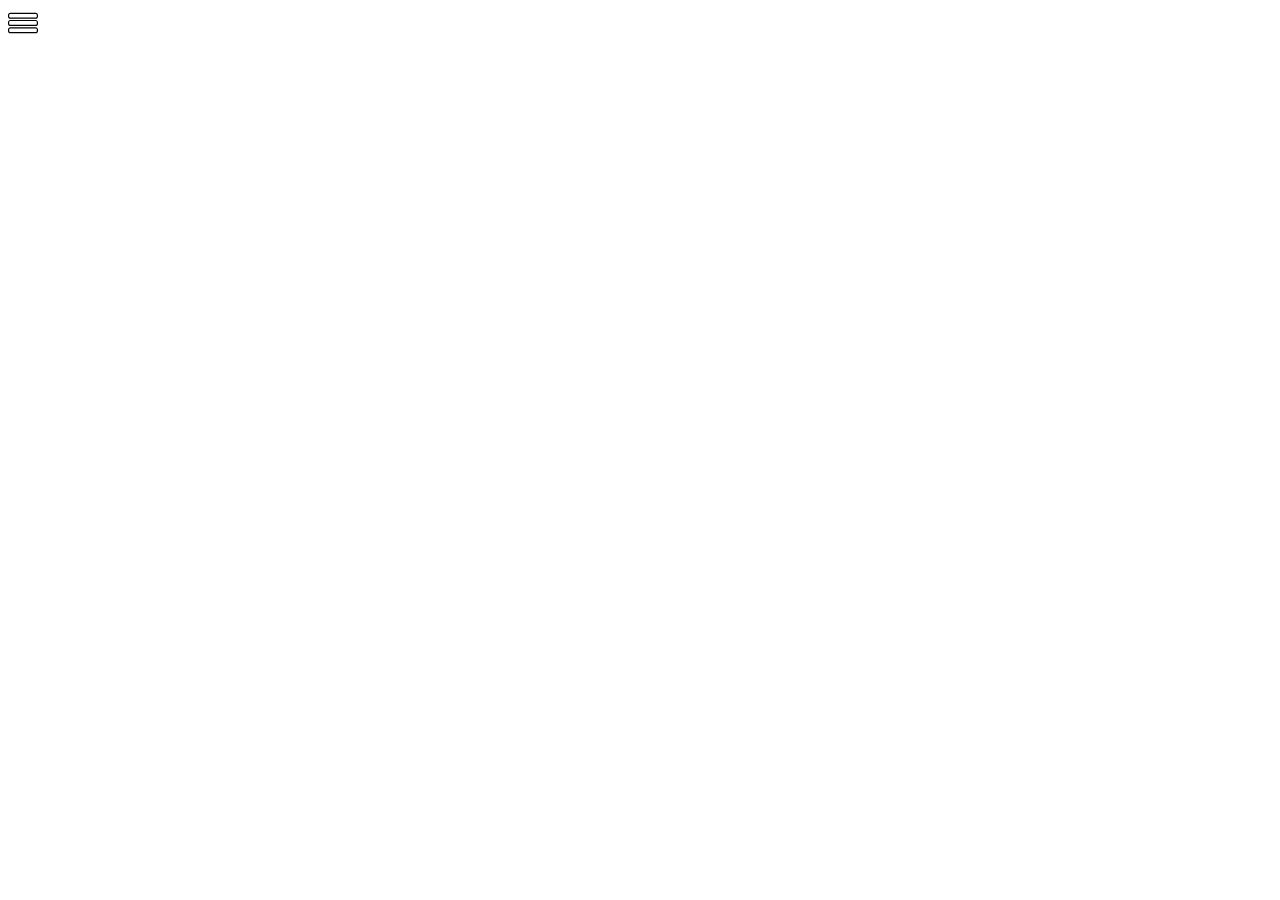
<file: menubar.html>
<!DOCTYPE html>
<html lang="en">
<head>
  <meta charset="UTF-8">
  <meta name="viewport" content="width=device-width, initial-scale=1.0">
  <meta http-equiv="X-UA-Compatible" content="ie=edge">
  <title>Document</title>
  <style media="screen">
  ul {
    list-style: none;
  }

  .navigation {
    width: 0;
    height: 100%;
    background-color: #586a55;
    position: fixed;
    z-index: 10;
    top: 0;
    left: 0;
    overflow: hidden;
    padding-top: 20px;
  }

  .navigation ul, .navigation a {
    padding: 8px 8px 8px 32px;
    text-decoration: none;
    font-size: 20px;
    color: #818181;
    display: block;
    transition: 0.3s;
  }

  .navigation a:hover, .navigation a:focus{
    color: #f1f1f1;
  }

  .close-icon {
    width: 20px;
  }

  .avatar-icon {
    width: 80px;
    height: 80px;
  }

  .search-icon {
    width: 30px;
    height: 30px;
  }

  .menu-icon {
    width: 30px;
  }
  </style>
</head>
<body>

  <nav class="navigation">
    <h2 class="readable-hidden">메뉴</h2>
    <ul>
      <h3 class="readable-hidden">사용자정보</h3>
      <li>
        <a href="" class="close-nav"><img src="./icons\delete-button.svg" alt="닫기버튼" class="close-icon"></a>
      </li>
      <li><a href="./join.html" class="loggedin-hidden">회원가입</a></li>
      <li><img src="./icons\user.svg" alt="아바타" class= "login-hidden avatar-icon"></li>
      <li><p class= "login-hidden">id e-mail</p></li>
      <li><a href="" class= "login-hidden">사용자 정보 수정</a></li>
      <li><a class= "login-hidden">로그아웃</a></li>
      <li><a href="view.html">내가쓴글</a></li>
      <li><a href="view.html">좋아요누른글</a></li>
      <li><a href="view.html">가까운글</a></li>
    </ul>
    <form action="search">
      <img src="./icons\tool.svg" alt="searchicon" class="search-icon"><input type="search">
      <button type="button" name="button">search</button>
    </form>
  </nav>

  <a id="navMenu" class="menu-button" href="#menu"><img src="./icons\interface.svg" alt="매뉴아이콘" title="menu" class="menu-icon"></a>


<script type="text/javascript">
  var navStyle = document.querySelector(".navigation");
  var openNav = document.getElementById("navMenu");
  var closeNav = document.getElementsByClassName("close-nav")[0];
  console.log(navStyle.style.width);
  openNav.onclick = function() {
    navStyle.style.width = "300px";
  }

  closeNav.onclick = function() {
    navStyle.style.width = "0";
  }
</script>
</body>
</html>
</file>
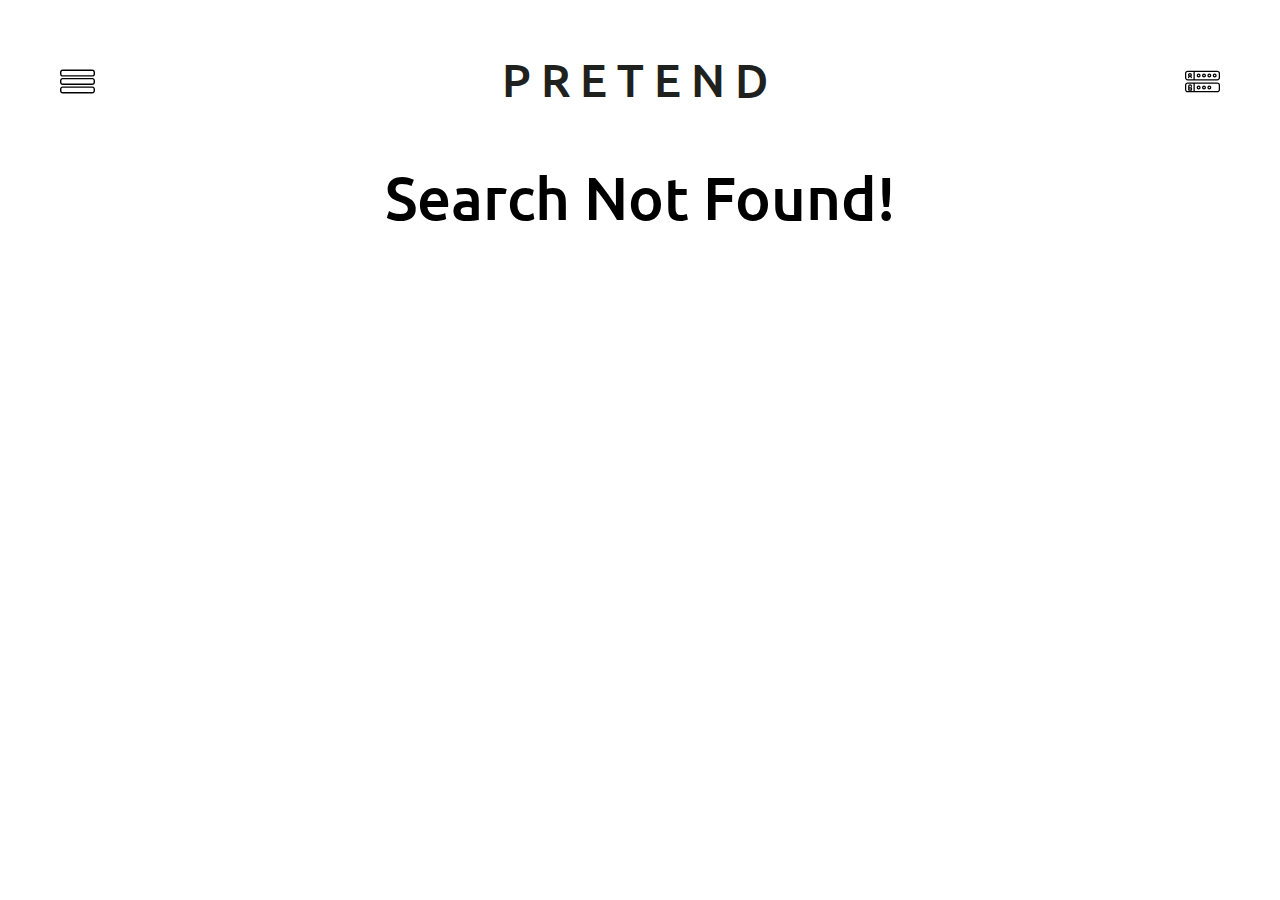
<file: search.html>
<!DOCTYPE html>
<html lang="en">
<head>
  <meta charset="UTF-8">
  <meta name="viewport" content="width=device-width, initial-scale=1.0">
  <meta http-equiv="X-UA-Compatible" content="ie=edge">
  <title>Pretending</title>
  <link rel="stylesheet" href="style.css">
</head>
<body>

  <a href="#main-contents" class="a11y">go to main content</a>

  <header class="header-wrapper">
    <div class="header">
      <a href="home.html"><h1 class="logo">PRETEND</h1></a>

      <button  class="login-pop-btn loginPopBtn" data-rel="popup">
        <img src="./icons/login.svg" alt="login icon" title="login" class="login-icon">
      </button>

      <div id="logincontainer" class="logincontainer">
        <div  class="login-popup">
          <div class="loginphoto"></div>
          <div class="login-password">
            <form action="" class="login">
              <legend class="readable-hidden">User Login</legend>
              <div class="login-box">
                <label for="login_id">Email</label>
                <input type="email" id="login_id" required>
              </div>
              <div class="password-box">
                <label for="login_pass">Password</label>
                <input type="password" id="login_pass" required>
              </div>
              <!-- <a href="join.html">Forgot passoward?</a> -->
              <button class="login-button">Login</button>
            </form>
            <p>Still not a member? <button class="joinPopBtn">Join us!</button></p>

          </div>
          <button class="login-close"><img src="./icons/delete-button.svg" alt="Close button"></button>
        </div>
      </div>

      <div id="joincontainer" class="joincontainer">
        <div  class="join-popup">
          <div class="joinphoto"></div>
          <div class="join-password">
            <form action="" class="join">
              <legend class="readable-hidden">Join us!</legend>
              <fieldset class="join-essential">
                <div class="join-box">
                  <label for="join_id">Email</label>
                  <input type="email" id="join_id" required>
                </div>
                <div class="password-box">
                  <label for="join_pass">Password</label>
                  <input type="password" id="join_pass" required>
                </div>
                <div class="password-confirm">
                  <label for="join_pass_con">Password Confirm</label>
                  <input type="password" id="join_pass_con" required>
                </div>
              </fieldset>
              <fieldset class="join-optional">
                <legend class="readable-hidden">Optional Input</legend>
                <div class="input-group">
                  <div class="input-gender">
                    <div class="male">

                    </div>
                    <div class="female">

                    </div>
                  </div>
                  <div class="input-year">
                    <div class="birth-year">

                    </div>
                  </div>
                </div>
              </fieldset>
              <button class="join-button">Join</button>
            </form>
            <p>Already a member? <button class="loginPopBtn">Login</button></p>
          </div>
          <button class="join-close"><img src="./icons/delete-button.svg" alt="Close button"></button>
        </div>
      </div>

      <button id="navMenu" class="menu-button">
        <img src="./icons/interface.svg" alt="Menu icon" title="menu" class="menu-icon">
      </button>
    </div>

    <nav class="navigation">
      <h2 class="readable-hidden">menu</h2>
      <ul>
        <h3 class="readable-hidden">User's information</h3>
        <li><img src="./icons/user.svg" alt="avatar" class= "login-hidden avatar-icon"></li>
        <li><p class= "login-hidden userId">user's id: <span>pretending@sample.com</span></p></li>
      </ul>
      <ul>
        <li><a href="view.html">My Stories</a></li>
        <li><a href="view.html">Favorites</a></li>
        <li><a href="view.html">Near by Stories</a></li>
        <li><form class="search" action="search">
          <img src="./icons/tool.svg" alt="searchicon" class="search-icon">
          <input type="search">
          <button class="search-button"><a href="./search.html">search</a></button>
        </form></li>
      </ul>

      <button class="login-hidden">Setting</button>
      <button class="login-hidden loginPopBtn">Login</button>
      <button class="loggedin-hidden joinPopBtn">Join</button>


      <button class="close-nav"><img src="./icons/delete-button.svg" alt="Close button" class="close-icon"></button>
    </nav>

  </header>




  <main id="main-content" class="main-content">

    <div class="search-page">
      <p>Search Not Found!</p>
    </div>
  </main>




  <script src="https://code.jquery.com/jquery-1.12.4.min.js"
    integrity="sha256-ZosEbRLbNQzLpnKIkEdrPv7lOy9C27hHQ+Xp8a4MxAQ="
    crossorigin="anonymous"></script>
  <script src="core.js" charset="utf-8"></script>
  <script src="jquery.easing.min.js" charset="utf-8"></script>
  <script src="jquery.vgrid.min.js" charset="utf-8"></script>
  <script type="text/javascript">
    $(document).ready(function(){
      console.log($(".container"));
      var vg = $(".container").vgrid({
        easing: "easeOutQuint",
        useLoadImageEvent: true,
        time: 1000,
        delay: 20,
        fadeIn: {
          time: 1000,
          delay: 100,
          wait: 1000
        }
      });

      $(window).load(function(e){
    		vg.vgrefresh();
    	});
    });

    $('.menu-button').on('click', function(){
      console.log('on');
      $(".navigation").addClass("navigation-active");
    });
    $('.close-nav').on('click', function(){
      console.log('off');
      $(".navigation").removeClass("navigation-active");
    });


  </script>
</body>
</html>
</file>
<file: style.css>
@import url('https://fonts.googleapis.com/css?family=Ubuntu:300,400,500');
/* reset */
body, p, fieldset, input, button {
  margin: 0;
  padding: 0;
}
img, fieldset {
  border: 0;
}
ul, li {
  list-style: none;
  margin: 0;
  padding: 0;
}
a {
  text-decoration: none;
  color: inherit;
}
button{
  background-color: transparent;
  border: 0;
  cursor: pointer;
}
/* font */
p, ul, li, a, button, input, label, select {
  font-family: 'Ubuntu', sans-serif;
}

/* hidden */
.readable-hidden, .a11y {
  position: absolute;
  left: -9999em;
}

/* main */
main {
  width: 1280px;
  margin: 0 auto;
}

/* home header */
.header-wrapper{
  position: relative;
}
.header {
  width: 1200px;
  margin: 0 auto;
  box-sizing: border-box;
  text-align: center;
  position: relative;
}
.logo {
  margin: 0;
  margin: 50px 0;
  font-family: 'Ubuntu', sans-serif;
  font-weight: 500;
  font-size: 46px;
  letter-spacing: 10px;
  color:#1e211d;
  display: inline-block;
}
.logo:hover {
  letter-spacing: 3px;
  transition: all 0.25s;
}
.login-icon {
  width: 35px;
  height: 35px;
}
.menu-icon {
  width: 35px;
  height: 35px;
}
.login-pop-btn {
  position: absolute;
  top: 40%;
  right: 20px;
}
.menu-button {
  position: absolute;
  top: 40%;
  left: 20px;
}

/* login popup */
.logincontainer {
  display: none;
  width: 100%;
  height: 100%;
  position: fixed;
  z-index: 100;
  left: 0;
  top: 0;
  overflow: hidden;
  background-color: rgba(32, 32, 32, 0.75);
}
.login-popup {
  width: 750px;
  height: 600px;
  margin: 0 auto;
  margin-top: 10%;
  border-radius: 5px;
  overflow: hidden;
}
.loginphoto {
  float: left;
  width: 400px;
  height: 600px;
  overflow: hidden;
  background-image: url("./images/sentencesdo.jpg");
  background-repeat: no-repeat;
  background-size: contain;
}
.login-password {
  float: left;
  width: 350px;
  height: 600px;
  background-color: #fff;
}
.login {
  padding: 100px 40px 0;
}
.login-box, .password-box {
  width: 100%;
  position: relative;
  border-bottom: 3px solid #202020;
  padding-top: 50px;
}
.login-box label, .password-box label {
  position: absolute;
  font-size: 18px;
}
.login-box label {
  letter-spacing: 5px;
}
.login-box input, .password-box input {
  width: 65%;
  font-size: 18px;
  border: none;
  margin-left: 85px;
}
.login-close {
  position: absolute;
  top: 40px;
  right: 100px
}
.login-close img {
  width: 40px;
  height: 40px;
}
.login-button {
  font-size: 20px;
  border: 1px solid #818181;
  border-radius: 5px;
  width: 100px;
  padding: 5px 20px;
  margin-top: 40px;
  letter-spacing: 1px;
}
.joinPopBtn {
  margin-top: 20px;
  letter-spacing: 1px;
  color: #3c3f61;
}

/* join popup*/
.joincontainer {
  display: none;
  width: 100%;
  height: 100%;
  position: fixed;
  z-index: 100;
  left: 0;
  top: 0;
  overflow: hidden;
  background-color: rgba(32, 32, 32, 0.75);
}
.join-popup {
  width: 750px;
  height: 600px;
  margin: 0 auto;
  margin-top: 10%;
  border-radius: 5px;
  overflow: hidden;
}
.joinphoto {
  float: left;
  width: 400px;
  height: 600px;
  overflow: hidden;
  background-image: url("./images/keepcalm.png");
  background-repeat: no-repeat;
  background-size: 100% 100%;
}
.join-password {
  float: left;
  width: 350px;
  height: 600px;
  background-color: #fff;
}
.join {
  padding: 10px 40px 0;
}
.join-box, .password-box, .password-confirm {
  width: 100%;
  position: relative;
  border-bottom: 3px solid #202020;
  padding-top: 50px;
}
.join-box label, .password-box label {
  position: absolute;
  font-size: 18px;
}
.password-confirm label {
  width: 78px;
  height: 35px;
  bottom: 0;
  padding-bottom: 8px;
  position: absolute;
  font-size: 18px;
}
.join-box label {
  letter-spacing: 5px;
}
.join-box input, .password-box input, .password-confirm input {
  width: 65%;
  font-size: 18px;
  border: none;
  margin-left: 85px;
}
.join-optional{
  font-size: 18px;
  text-align: left;
}
.input-group {
  margin: 30px 0;
}
.input-gender {
  margin: 10px;
}
.birth-year select {
  height: 24px;
  width: 100px;
  text-align: center;
  font-size: 16px;
}
.join-close {
  position: absolute;
  top: 40px;
  right: 100px
}
.join-close img {
  width: 40px;
  height: 40px;
}
.join-button {
  font-size: 20px;
  border: 1px solid #818181;
  border-radius: 5px;
  width: 100px;
  padding: 5px 20px;
  margin-top: 40px;
  letter-spacing: 1px;
}
.joinLoginBtn {
  margin-top: 20px;
  letter-spacing: 1px;
  color: #3c3f61;
}

/* slide menu bar*/
.navigation {
  width: 400px;
  height: 100vh;
  margin-left: -400px;
  background-color: #5c6377;
  position: fixed;
  z-index: 10;
  top: 0;
  left: 0;
  overflow: hidden;
  padding-top: 20px;
  transition: 0.5s;
}
.navigation li:focus {
  margin-left: 0px;
}
.navigation-active{
  margin-left: 0px;
}
.navigation ul, .navigation a, .navigation button {
  padding: 10px;
  text-decoration: none;
  font-weight: 500;
  font-size: 25px;
  color: #000;
  display: block;
  transition: 0.3s;
}
.navigation ul {
  margin-top: 20px;
}
.navigation button {
  display: inline-block;
}
.navigation button:hover, .navigation button:focus,
.navigation a:hover, .navigation a:focus{
  color: #f1f1f1;
}
.close-nav {
  position: absolute;
  right: 10px;
  top: 30px;
  z-index: 1000;
}
.close-icon {
  width: 30px;
}
.avatar-icon {
  width: 80px;
  height: 80px;
  float: left;
}
.userId {
  height: 80px;
}
.userId span {
  font-size: 19px;
}
.search {
  height: 60px;
  padding-top: 30px;
}
.search input {
  background-color: #5c6377;
  border: none;
  height: 20px;
  border-bottom: 3px solid #000;
}
.search-icon {
  width: 30px;
  height: 30px;
}

/* main content */
.main-content {
  width: 1280px;
  margin: 0 auto;
  display: block;
  position: relative;
}
.card-tile {
  width: 380px;
  min-height: 400px;
  border-radius: 5px;
  margin: 20px 20px;
  overflow: hidden;
  position: relative;
  background-image: url("./images/watingsanta.jpg");
  background-size: 100% 100%;
}
.card-tile.sam2 {
  background-image: url("./images/photo-5.jpg");
  background-size: cover;
}
.card-tile.sam3 {
  background-image: url("./images/whitechris.jpg");
}
.card-tile.sam4 {
  background-image: url("./images/believedeco.jpg");
}
.card-tile.sam5 {
  background-image: url("./images/indoorlights.jpg");
}
.card-tile.sam6 {
  background-image: url("./images/snowystreet.jpg");
}
.card-tile.sam7 {
  background-image: url("./images/treedeco.jpg");
}
.card-tile.sam8 {
  background-image: url("./images/whitelights.jpg");
}
.card-tile.sam9 {
  background-image: url("./images/babylights.jpg");
}
.list-box{
  padding: 23px 40px;
  width: 100%;
  height: 100%;
  min-height: 400px;
  visibility: hidden;
  box-sizing: border-box;
}
.card-tile:hover .list-box{
  visibility: visible;
  color: #fff;
  background-color: rgba(14, 14, 14, 0.8);
  z-index: 100;
}
.card-date {

}
.card-short-content {
  padding: 30px 0;
  text-align: justify;
  font-size: 18px;
  bottom: 0;
}
.card-hashtag {
  text-align: center;
  font-size: 22px;
}
.card-icons {
  display: flex;
  justify-content: space-between;
  align-items: flex-end;
  margin-top: 30px;
}
.card-icons span {
  padding-left: 10px;
}
.show-more {
  width: 150px;
}
.main-content {

}

/* search page */
.search-page {
  text-align: center;
  font-weight: 500;
  font-size: 60px;
}
</file>
